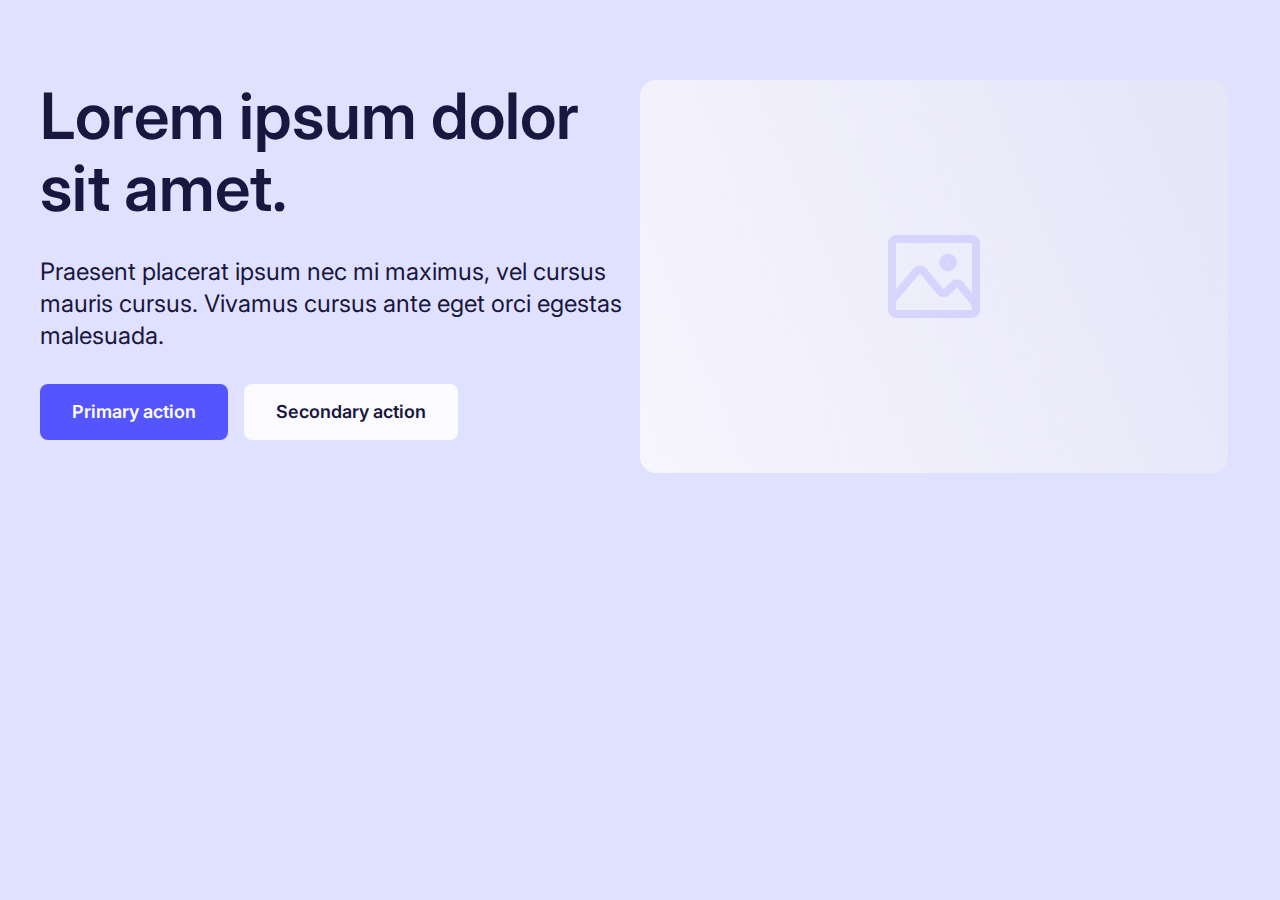
<file: figma pages/page1/index.html>
<!DOCTYPE html>
<html lang="en">
  <head>
    <meta charset="UTF-8" />
    <meta http-equiv="X-UA-Compatible" content="IE=edge" />
    <meta name="viewport" content="width=device-width, initial-scale=1.0" />
    <title>heroes</title>
    <link rel="stylesheet" href="../reset.css" media="screen" />
    <link rel="stylesheet" href="style.css" />
  </head>
  <body>
    <section class="content">
      <div class="container">
        <div class="content__inner">
          <div class="content__entry">
            <h1 class="title">Lorem ipsum dolor sit amet.</h1>

            <div class="text">
              <p>
                Praesent placerat ipsum nec mi maximus, vel cursus mauris
                cursus. Vivamus cursus ante eget orci egestas malesuada.
              </p>
            </div>
            <div class="buttons">
              <ul class="list-buttons">
                <li>
                  <a href="#" class="btn btn-primary">Primary action</a>
                </li>
                <li>
                  <a href="#" class="btn btn-secondary">Secondary action</a>
                </li>
              </ul>
            </div>
          </div>

          <div class="media">
            <img src="./image-1.svg" alt="media-image" />
          </div>
        </div>
      </div>
    </section>
  </body>
</html>
</file>
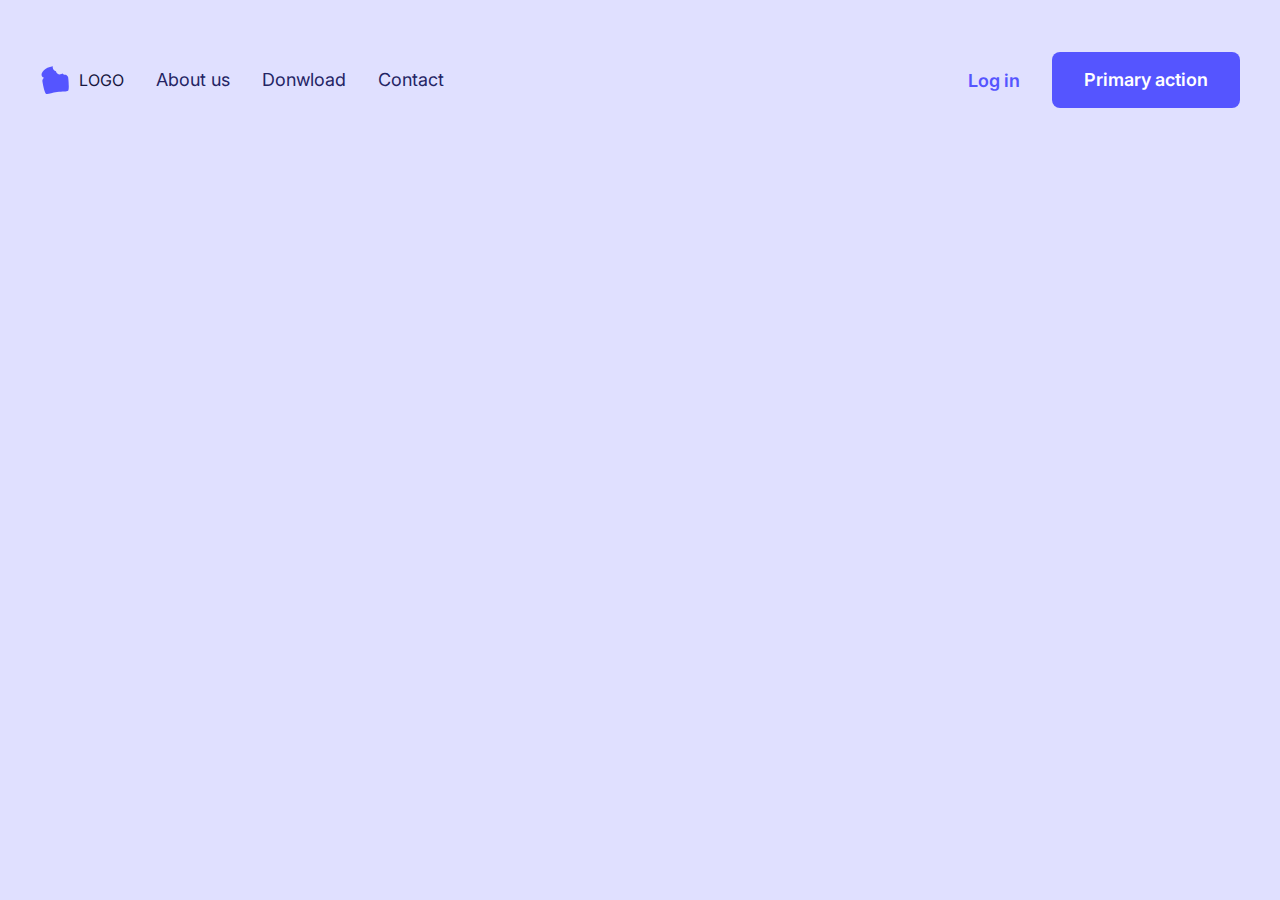
<file: figma pages/page13/index.html>
<!DOCTYPE html>
<html lang="en">
  <head>
    <meta charset="UTF-8" />
    <meta http-equiv="X-UA-Compatible" content="IE=edge" />
    <meta name="viewport" content="width=device-width, initial-scale=1.0" />
    <title>heroes13</title>
    <link rel="stylesheet" href="style.css" />
    <link rel="stylesheet" href="../reset.css" />
  </head>
  <body>
    <header class="header">
      <div class="container">
        <div class="header-nav__main">
          <div class="header__logo">
            <img src="./logo.svg" alt="company-logo" class="company-logo" />
            <p class="header__logo-title">LOGO</p>
          </div>
          <nav class="nav-main">
            <ul class="nav-main__list">
              <li class="nav-main__list-item">
                <a href="#" class="nav-main__list-btn">About us</a>
              </li>
              <li class="nav-main__list-item">
                <a href="#" class="nav-main__list-btn">Donwload</a>
              </li>
              <li class="nav-main__list-item">
                <a href="#" class="nav-main__list-btn">Contact</a>
              </li>
            </ul>
          </nav>
          <nav class="nav-secondary">
            <ul class="nav-secondary__list">
              <li class="nav-secondary__list-item">
                <a href="" class="btn btn-secondary">Log in</a>
              </li>
              <li class="nav-secondary__list-item">
                <a href="" class="btn btn-primary">Primary action</a>
              </li>
            </ul>
          </nav>
          <img src="./Menu/burger.svg" alt="" class="brg-menu" />
        </div>
      </div>
    </header>
  </body>
</html>
</file>
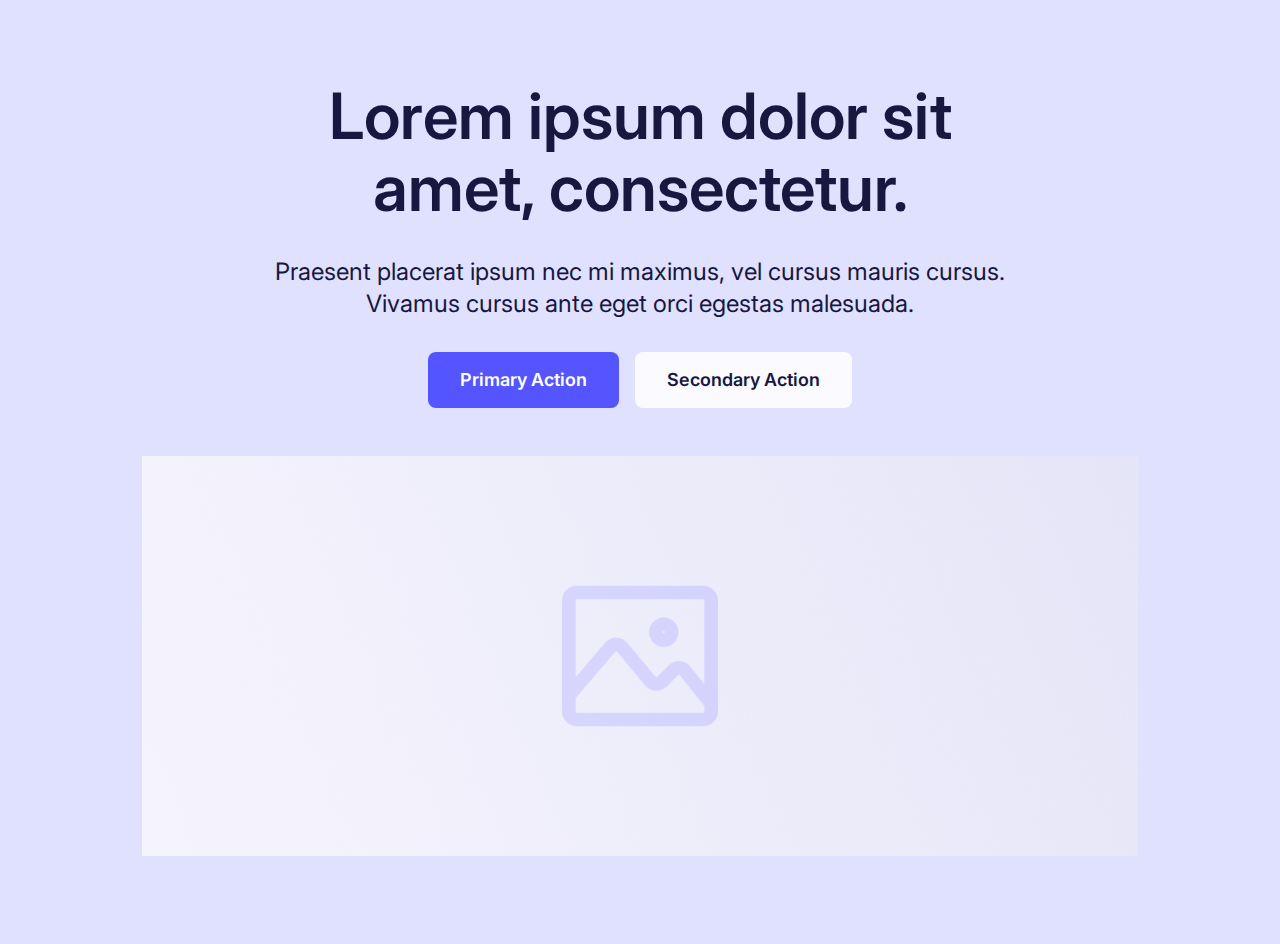
<file: figma pages/page2/index.html>
<!DOCTYPE html>
<html lang="en">
  <head>
    <meta charset="UTF-8" />
    <meta http-equiv="X-UA-Compatible" content="IE=edge" />
    <meta name="viewport" content="width=device-width, initial-scale=1.0" />
    <title>heroes2</title>
    <link rel="stylesheet" href="style.css" />
    <link rel="stylesheet" href="../reset.css" />
  </head>
  <body>
    <section class="content">
      <div class="container">
        <div class="content__inner">
          <div class="content__entry">
            <h1 class="title">Lorem ipsum dolor sit amet, consectetur.</h1>

            <div class="text">
              <p>
                Praesent placerat ipsum nec mi maximus, vel cursus mauris
                cursus. Vivamus cursus ante eget orci egestas malesuada.
              </p>
            </div>

            <div class="buttons">
              <ul class="list-buttons">
                <li>
                  <a href="#" class="btn btn-primary">Primary Action</a>
                </li>
                <li>
                  <a href="#" class="btn btn-secondary">Secondary Action</a>
                </li>
              </ul>
            </div>
          </div>
          <div class="media">
            <img src="./image-2.svg" alt="media-image" />
          </div>
        </div>
      </div>
    </section>
  </body>
</html>
</file>
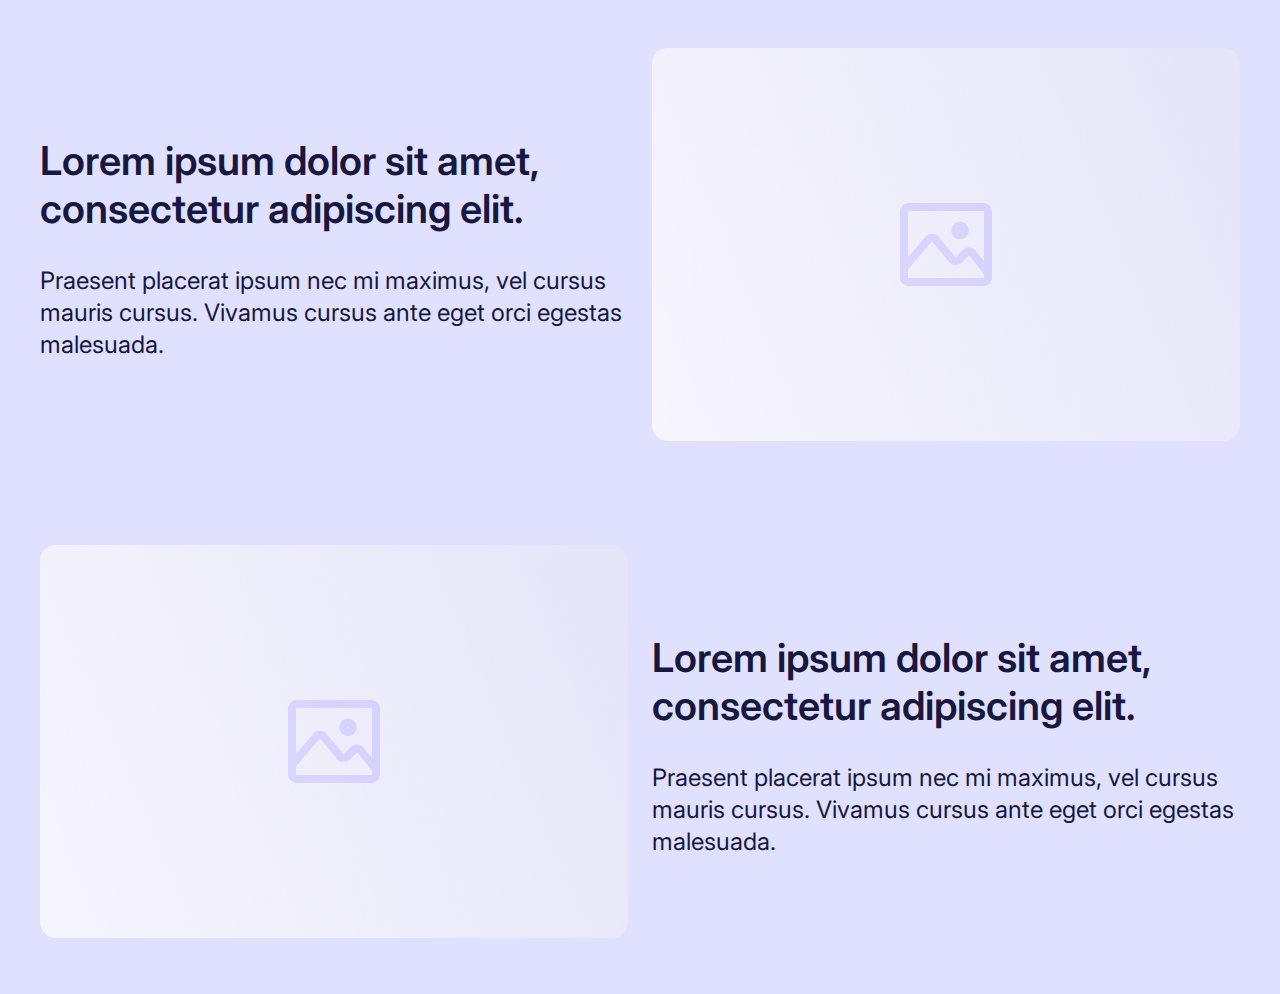
<file: figma pages/page3/index.html>
<!DOCTYPE html>
<html lang="en">
  <head>
    <meta charset="UTF-8" />
    <meta http-equiv="X-UA-Compatible" content="IE=edge" />
    <meta name="viewport" content="width=device-width, initial-scale=1.0" />
    <title>heroes3</title>
    <link rel="stylesheet" href="style.css" />
    <link rel="stylesheet" href="../reset.css" />
  </head>
  <body>
    <section class="content">
      <div class="container">
        <div class="content__inner">
          <div class="content__entry">
            <h1 class="content__title">
              Lorem ipsum dolor sit amet, consectetur adipiscing elit.
            </h1>

            <div class="content__paragraph">
              <p>
                Praesent placerat ipsum nec mi maximus, vel cursus mauris
                cursus. Vivamus cursus ante eget orci egestas malesuada.
              </p>
            </div>
          </div>
          <div class="content__media">
            <img src="./image-3.svg" alt="media-image" />
          </div>
        </div>
      </div>
    </section>

    <section class="content">
      <div class="container">
        <div class="content__inner content__inner--secondary">
          <div class="content__entry">
            <h1 class="content__title">
              Lorem ipsum dolor sit amet, consectetur adipiscing elit.
            </h1>

            <div class="content__paragraph">
              <p>
                Praesent placerat ipsum nec mi maximus, vel cursus mauris
                cursus. Vivamus cursus ante eget orci egestas malesuada.
              </p>
            </div>
          </div>
          <div class="content__media">
            <img src="./image-3.svg" alt="media-image" />
          </div>
        </div>
      </div>
    </section>
  </body>
</html>
</file>
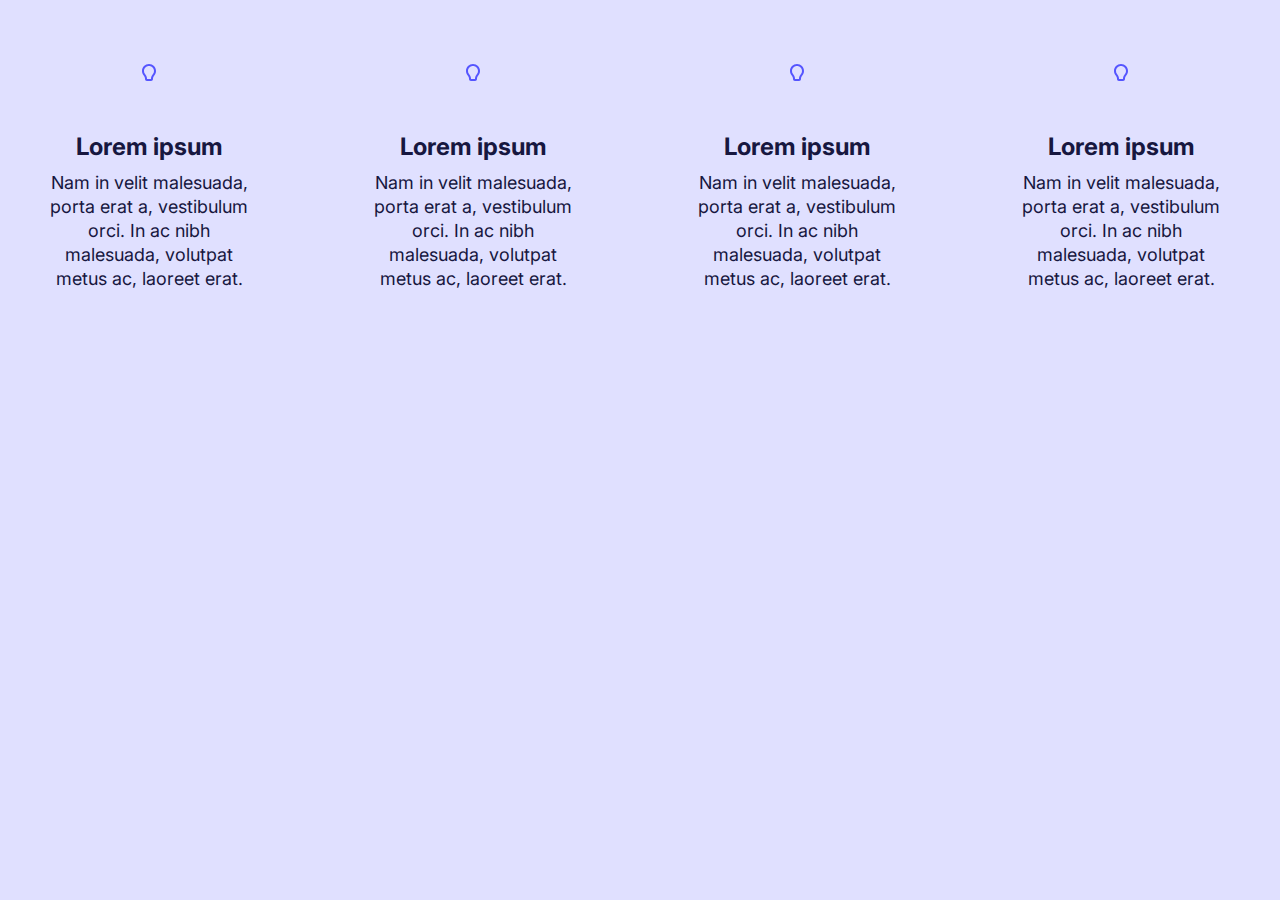
<file: figma pages/page4/index.html>
<!DOCTYPE html>
<html lang="en">
  <head>
    <meta charset="UTF-8" />
    <meta http-equiv="X-UA-Compatible" content="IE=edge" />
    <meta name="viewport" content="width=device-width, initial-scale=1.0" />
    <title>heroes4</title>
    <link rel="stylesheet" href="style.css" />
    <link rel="stylesheet" href="../reset.css" />
  </head>
  <body>
    <section class="content">
      <div class="container">
        <div class="content-inner__item">
          <div class="content-inner__item-media">
            <img src="./image-4.svg" alt="image" />
          </div>
          <div class="content-inner__item-entry">
            <h4>Lorem ipsum</h4>
            <p>
              Nam in velit malesuada, porta erat a, vestibulum orci. In ac nibh
              malesuada, volutpat metus ac, laoreet erat.
            </p>
          </div>
        </div>

        <div class="content-inner__item">
          <div class="content-inner__item-media">
            <img src="./image-4.svg" alt="image" />
          </div>
          <div class="content-inner__item-entry">
            <h4>Lorem ipsum</h4>
            <p>
              Nam in velit malesuada, porta erat a, vestibulum orci. In ac nibh
              malesuada, volutpat metus ac, laoreet erat.
            </p>
          </div>
        </div>

        <div class="content-inner__item">
          <div class="content-inner__item-media">
            <img src="./image-4.svg" alt="image" />
          </div>
          <div class="content-inner__item-entry">
            <h4>Lorem ipsum</h4>
            <p>
              Nam in velit malesuada, porta erat a, vestibulum orci. In ac nibh
              malesuada, volutpat metus ac, laoreet erat.
            </p>
          </div>
        </div>

        <div class="content-inner__item">
          <div class="content-inner__item-media">
            <img src="./image-4.svg" alt="image" />
          </div>
          <div class="content-inner__item-entry">
            <h4>Lorem ipsum</h4>
            <p>
              Nam in velit malesuada, porta erat a, vestibulum orci. In ac nibh
              malesuada, volutpat metus ac, laoreet erat.
            </p>
          </div>
        </div>
      </div>
    </section>
  </body>
</html>
</file>
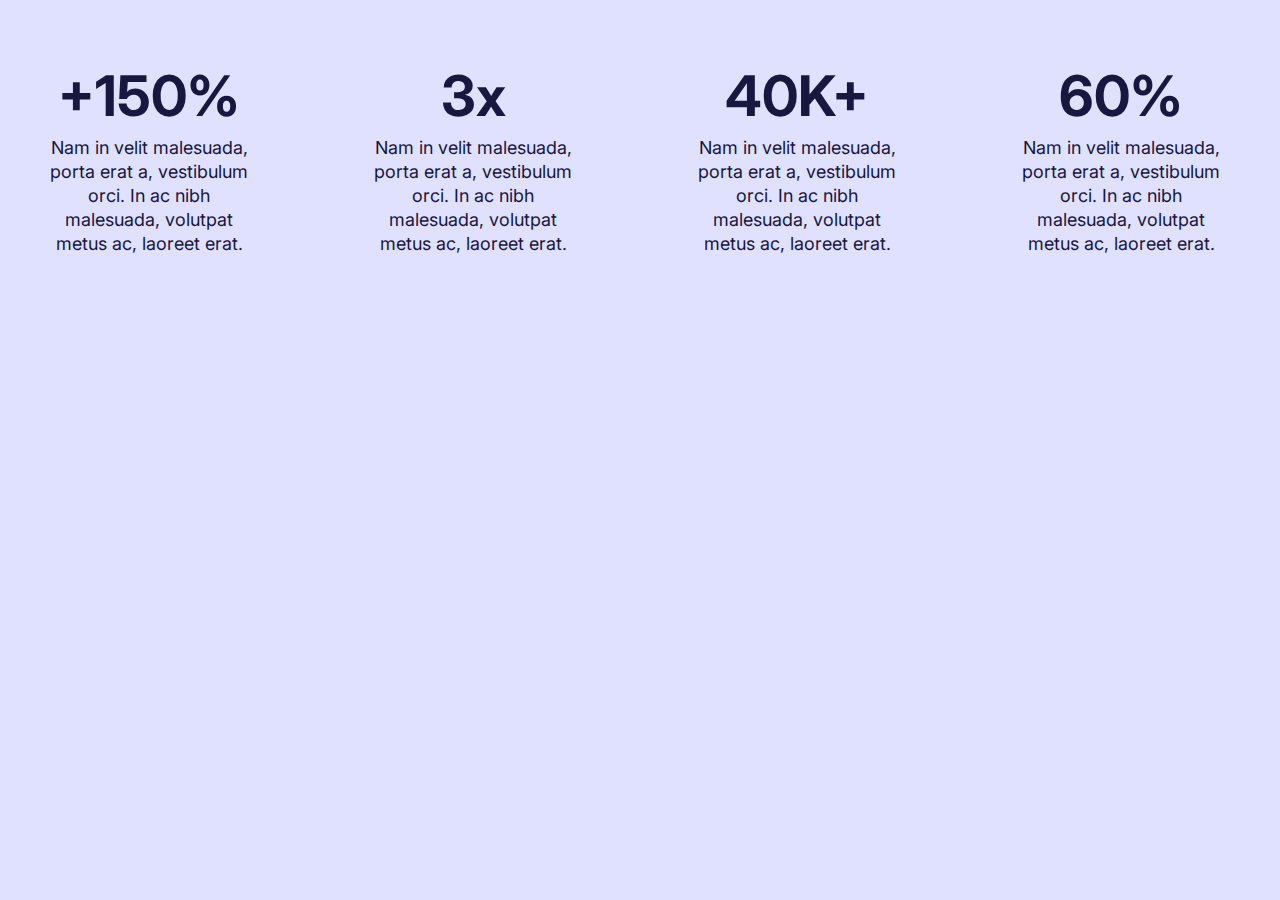
<file: figma pages/page5/index.html>
<!DOCTYPE html>
<html lang="en">
  <head>
    <meta charset="UTF-8" />
    <meta http-equiv="X-UA-Compatible" content="IE=edge" />
    <meta name="viewport" content="width=device-width, initial-scale=1.0" />
    <title>Document</title>
    <link rel="stylesheet" href="style.css" />
    <link rel="stylesheet" href="../reset.css" />
  </head>
  <body>
    <section class="content">
      <div class="container">
        <div class="content-inner__item">
          <div class="content-inner__item-entry">
            <h3>+150%</h3>
            <p>
              Nam in velit malesuada, porta erat a, vestibulum orci. In ac nibh
              malesuada, volutpat metus ac, laoreet erat.
            </p>
          </div>
        </div>

        <div class="content-inner__item">
          <div class="content-inner__item-entry">
            <h3>3x</h3>
            <p>
              Nam in velit malesuada, porta erat a, vestibulum orci. In ac nibh
              malesuada, volutpat metus ac, laoreet erat.
            </p>
          </div>
        </div>

        <div class="content-inner__item">
          <div class="content-inner__item-entry">
            <h3>40K+</h3>
            <p>
              Nam in velit malesuada, porta erat a, vestibulum orci. In ac nibh
              malesuada, volutpat metus ac, laoreet erat.
            </p>
          </div>
        </div>

        <div class="content-inner__item">
          <div class="content-inner__item-entry">
            <h3>60%</h3>
            <p>
              Nam in velit malesuada, porta erat a, vestibulum orci. In ac nibh
              malesuada, volutpat metus ac, laoreet erat.
            </p>
          </div>
        </div>
      </div>
    </section>
  </body>
</html>
</file>
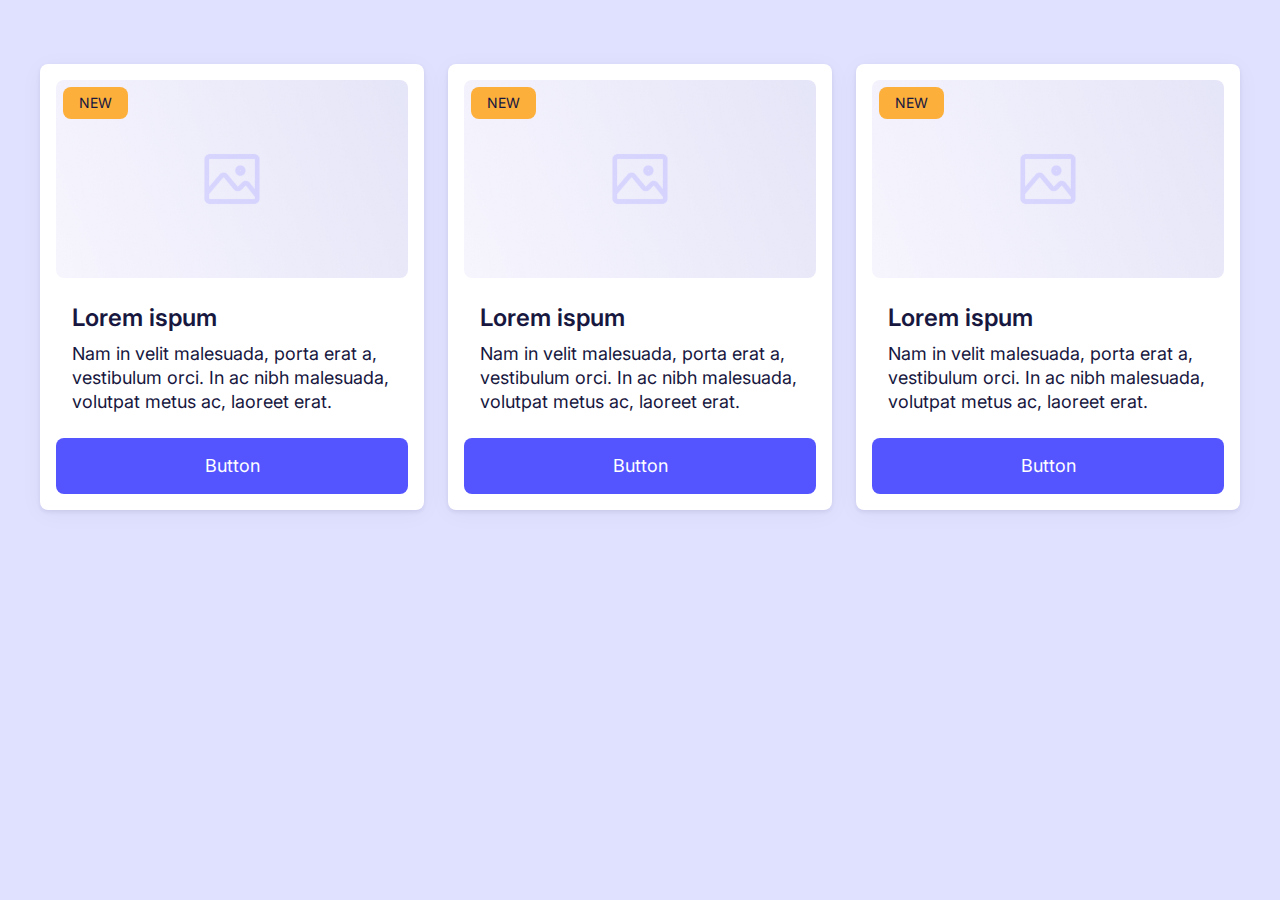
<file: figma pages/page6/index.html>
<!DOCTYPE html>
<html lang="en">
  <head>
    <meta charset="UTF-8" />
    <meta http-equiv="X-UA-Compatible" content="IE=edge" />
    <meta name="viewport" content="width=device-width, initial-scale=1.0" />
    <title>heroes6</title>
    <link rel="stylesheet" href="style.css" />
    <link rel="stylesheet" href="../reset.css" />
  </head>
  <body>
    <section class="section-cards">
      <div class="container">
        <div class="cards">
          <div class="card">
            <div class="card__media">
              <img src="./image 6.svg" alt="media-image" />
              <div class="card__media-new">NEW</div>
            </div>

            <div class="card__body">
              <h4 class="card__title">Lorem ispum</h4>

              <div class="card__info">
                <p>
                  Nam in velit malesuada, porta erat a, vestibulum orci. In ac
                  nibh malesuada, volutpat metus ac, laoreet erat.
                </p>
              </div>

              <div class="card__buttons">
                <ul class="card__buttons-list">
                  <li>
                    <a href="#" class="btn btn-primary">Button</a>
                  </li>
                </ul>
              </div>
            </div>
          </div>

          <div class="card">
            <div class="card__media">
              <img src="./image 6.svg" alt="media-image" />
              <div class="card__media-new">NEW</div>
            </div>

            <div class="card__body">
              <h4 class="card__title">Lorem ispum</h4>

              <div class="card__info">
                <p>
                  Nam in velit malesuada, porta erat a, vestibulum orci. In ac
                  nibh malesuada, volutpat metus ac, laoreet erat.
                </p>
              </div>

              <div class="card__buttons">
                <ul class="card__buttons-list">
                  <li>
                    <a href="#" class="btn btn-primary">Button</a>
                  </li>
                </ul>
              </div>
            </div>
          </div>

          <div class="card">
            <div class="card__media">
              <img src="./image 6.svg" alt="media-image" />
              <div class="card__media-new">NEW</div>
            </div>

            <div class="card__body">
              <h4 class="card__title">Lorem ispum</h4>

              <div class="card__info">
                <p>
                  Nam in velit malesuada, porta erat a, vestibulum orci. In ac
                  nibh malesuada, volutpat metus ac, laoreet erat.
                </p>
              </div>

              <div class="card__buttons">
                <ul class="card__buttons-list">
                  <li>
                    <a href="#" class="btn btn-primary">Button</a>
                  </li>
                </ul>
              </div>
            </div>
          </div>
        </div>
      </div>
    </section>
  </body>
</html>
</file>
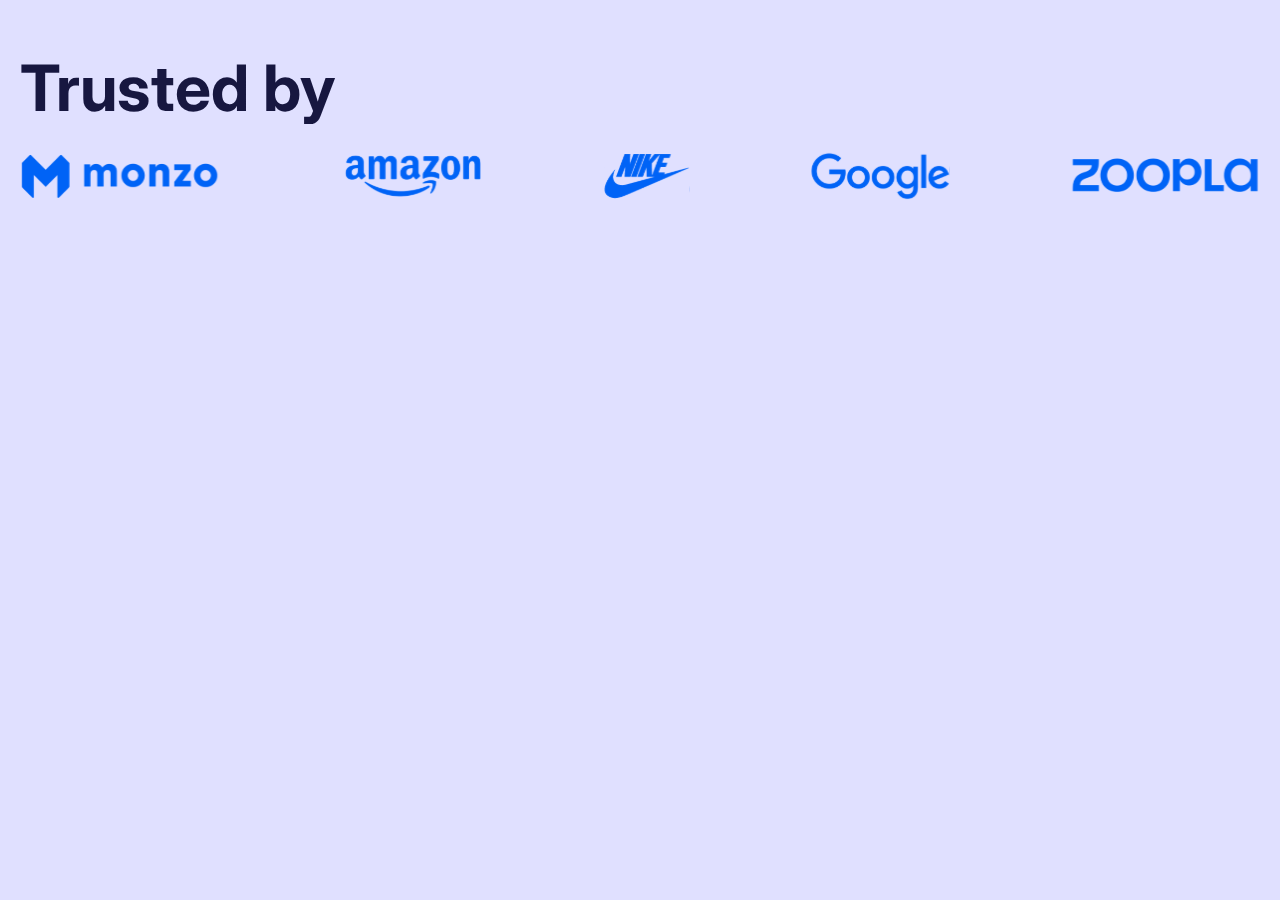
<file: figma pages/page7/index.html>
<!DOCTYPE html>
<html lang="en">
  <head>
    <meta charset="UTF-8" />
    <meta http-equiv="X-UA-Compatible" content="IE=edge" />
    <meta name="viewport" content="width=device-width, initial-scale=1.0" />
    <title>heroes7</title>
    <link rel="stylesheet" href="style.css" />
    <link rel="stylesheet" href="../reset.css" />
  </head>
  <body>
    <section class="content">
      <div class="container">
        <div class="content__inner">
          <div class="content__head">
            <h1>Trusted by</h1>
          </div>

          <div class="content__logos">
            <div class="content__logo">
              <img src="./logos/Monzo.svg" alt="" />
            </div>

            <div class="content__logo">
              <img src="./logos/Amazon.svg" alt="" />
            </div>

            <div class="content__logo">
              <img src="./logos/Nike.svg" alt="" />
            </div>

            <div class="content__logo">
              <img src="./logos/Google.svg" alt="" />
            </div>

            <div class="content__logo">
              <img src="./logos/Zoopla.svg" alt="" />
            </div>
          </div>
        </div>
      </div>
    </section>
  </body>
</html>
</file>
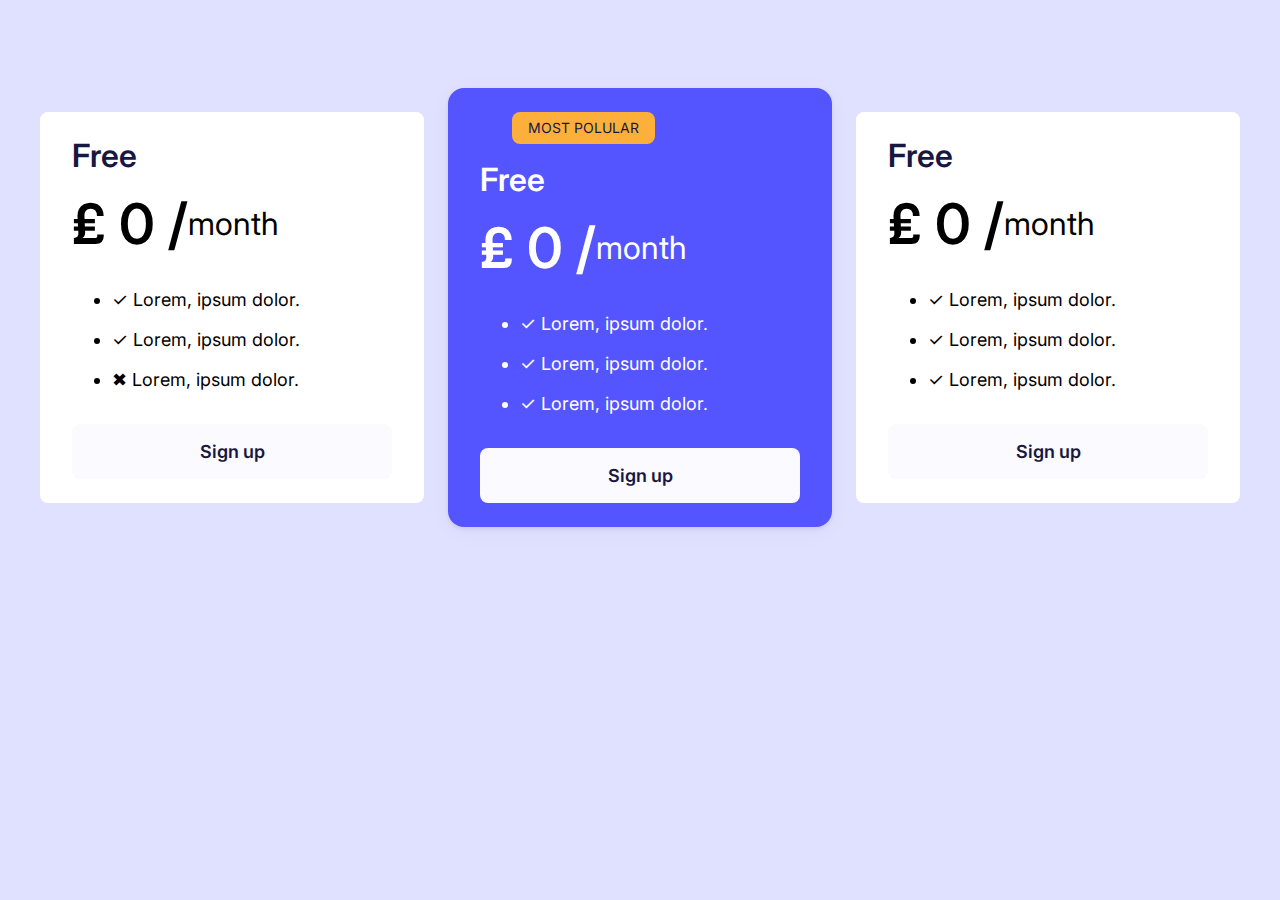
<file: figma pages/page8/index.html>
<!DOCTYPE html>
<html lang="en">
  <head>
    <meta charset="UTF-8" />
    <meta http-equiv="X-UA-Compatible" content="IE=edge" />
    <meta name="viewport" content="width=device-width, initial-scale=1.0" />
    <title>heroes8</title>
    <link rel="stylesheet" href="style.css" />
    <link rel="stylesheet" href="../reset.css" />
  </head>
  <body>
    <section class="content">
      <div class="container">
        <div class="content__inner">

          <div class="content__entry">
            <h2 class="content__title">Free</h2>

            <div class="content__suscription">
              <div class="content__suscription-price">&#8356 0 /</div>
              <div class="content__suscription-duration">month</div>
            </div>

            <div class="terms">
              <ul class="terms__list">
                <li class=" terms__list-item">&check; Lorem, ipsum dolor.</li>
                <li class=" terms__list-item">&check; Lorem, ipsum dolor.</li>
                <li class=" terms__list-item">&#x2716; Lorem, ipsum dolor.</li>
              </ul>
            </div>

            <div class="content__buttons">
                <ul class="button">
                    <li>
                        <a href="#" class="btn">Sign up</a>
                    </li>
                </ul>
            </div>
          </div>

          <div class="content__entry   content__entry-active">
          <p class="content__ad">MOST POLULAR</p>
            <h2 class="content__title content__title-actice">Free</h2>

            <div class="content__suscription">
              <div class="content__suscription-price">&#8356 0 /</div>
              <div class="content__suscription-duration">month</div>
            </div>

            <div class="terms">
              <ul class="terms__list">
                <li class=" terms__list-item">&check; Lorem, ipsum dolor.</li>
                <li class=" terms__list-item">&check; Lorem, ipsum dolor.</li>
                <li class=" terms__list-item">&check; Lorem, ipsum dolor.</li>
              </ul>
            </div>

            <div class="content__buttons">
                <ul class="button">
                    <li>
                        <a href="#" class="btn">Sign up</a>
                    </li>
                </ul>
            </div>
          </div>

          <div class="content__entry">
            <h2 class="content__title">Free</h2>

            <div class="content__suscription">
              <div class="content__suscription-price">&#8356 0 /</div>
              <div class="content__suscription-duration">month</div>
            </div>

            <div class="terms">
              <ul class="terms__list">
                <li class=" terms__list-item">&check; Lorem, ipsum dolor.</li>
                <li class=" terms__list-item">&check; Lorem, ipsum dolor.</li>
                <li class=" terms__list-item">&check; Lorem, ipsum dolor.</li>
              </ul>
            </div>

            <div class="content__buttons">
                <ul class="button">
                    <li>
                        <a href="#" class="btn">Sign up</a>
                    </li>
                </ul>
            </div>
          </div>

        </div>
      </div>
    </section>
  </body>
</html>
</file>
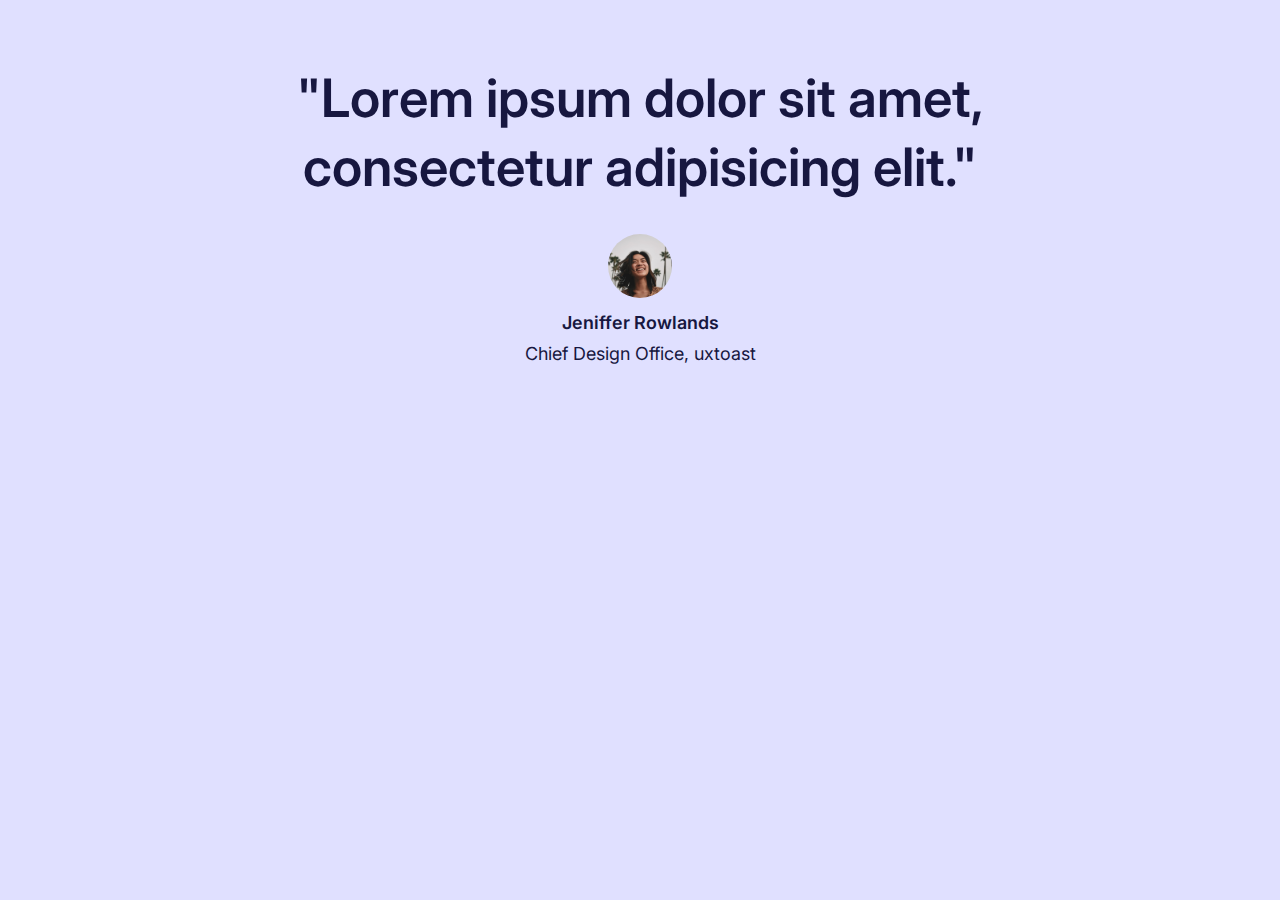
<file: figma pages/page9/index.html>
<!DOCTYPE html>
<html lang="en">
  <head>
    <meta charset="UTF-8" />
    <meta http-equiv="X-UA-Compatible" content="IE=edge" />
    <meta name="viewport" content="width=device-width, initial-scale=1.0" />
    <title>heroes9</title>
    <link rel="stylesheet" href="style.css" />
    <link rel="stylesheet" href="../reset.css" />
  </head>
  <body>
    <section class="section">
      <div class="container">
        <div class="testimonials">
          <blockquote class="testimonial__quote">"Lorem ipsum dolor sit amet, consectetur adipisicing elit."</blockquote>
         
          </blockquote>
          <div class="testimonial__author">
            <div class="testimonial__author-image">
              <img src="./Ellipse 2.svg" alt="person-image" />
            </div>
            <p class="testimonial__author-name">Jeniffer Rowlands</p>
            <p class="testimonial__author-description">
              Chief Design Office, uxtoast
            </p>
          </div>
        </div>
      </div>
    </section>
  </body>
</html>
</file>
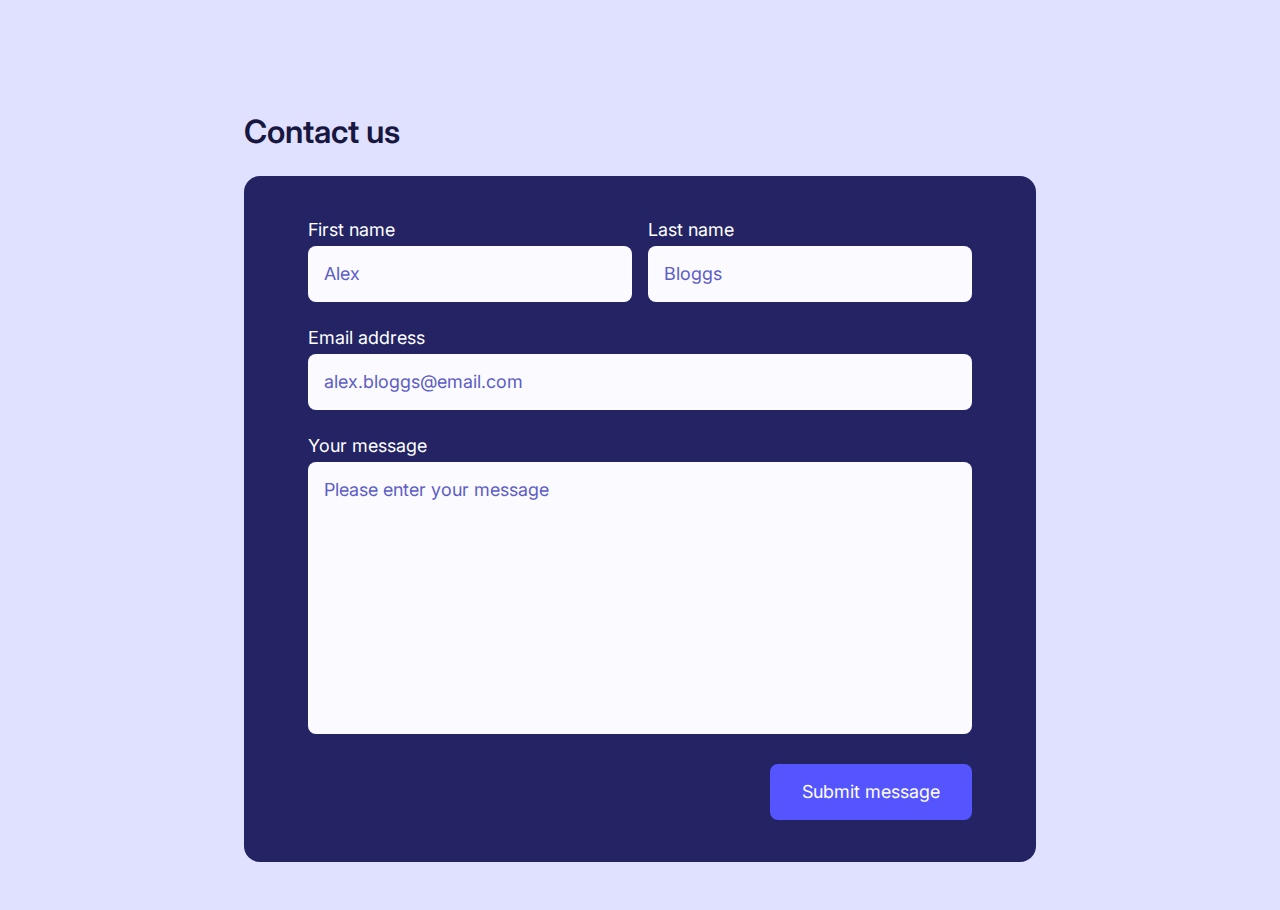
<file: figma pages/page11/intdex.html>
<!DOCTYPE html>
<html lang="en">
  <head>
    <meta charset="UTF-8" />
    <meta http-equiv="X-UA-Compatible" content="IE=edge" />
    <meta name="viewport" content="width=device-width, initial-scale=1.0" />
    <title>heroes11</title>
    <link rel="stylesheet" href="style.css" />
    <link rel="stylesheet" href="../reset.css" />
  </head>
  <body>
    <div class="page-wrapper">
      <div class="container">
        <div class="form-wrapper">
          <h4 class="form-title">Contact us</h4>

          <form action="" class="form">
            <div class="form__row">
              <div class="form__controls">
                <label for="fname" class="form__label">First name</label>
                <input
                  type="text"
                  id="fname"
                  class="form__field"
                  placeholder="Alex"
                />
              </div>
              <div class="form__controls">
                <label for="lname" class="form__label">Last name</label>
                <input
                  type="text"
                  id="lname"
                  class="form__field"
                  placeholder="Bloggs"
                />
              </div>
            </div>

            <div class="form__row">
              <div class="form__controls">
                <label for="email" class="form__label">Email address</label>
                <input
                  type="email"
                  placeholder="alex.bloggs@email.com"
                  class="form__field"
                  id="email"
                />
              </div>
            </div>

            <div class="form__row">
              <div class="form__controls">
                <label for="text" class="form__label">Your message</label>
                <textarea
                  type="text"
                  cols="30"
                  rows="10"
                  placeholder="Please enter your message"
                  id="text"
                  class="form__field"
                ></textarea>
              </div>
            </div>

            <div class="form__row form__row--button">
              <div class="form__controls">
                <button type="submit" class="button">Submit message</button>
              </div>
            </div>
          </form>
        </div>
      </div>
    </div>
  </body>
</html>
</file>
<file: figma pages/page1/style.css>
@import url("https://fonts.googleapis.com/css2?family=Inter:wght@400;600&family=Montserrat:wght@400;500&family=Poppins:wght@600&display=swap");

body {
  background: #e0e0ff;
  font-family: "Inter", sans-serif;
  font-size: 24px;
  line-height: calc(32 / 24);
}

.container {
  max-width: 1240px;
  padding: 0 20px;
  margin: 0 auto;
}

.content {
  padding-top: 80px;
  padding-bottom: 80px;
}

.content__inner {
  display: flex;
  margin-left: -12px;
  margin-right: -12px;
}

.content__entry,
.content__media {
  flex: 0 0 50%;
  padding-left: 12px;
  padding-right: 12px;
}

.title {
  font-size: 64px;
  font-weight: 600;
  line-height: calc(72 / 64);
  color: #171740;
  margin-bottom: 32px;
}

.text {
  color: #242464;
  margin-bottom: 32px;
}

.btn {
  display: block;
  border-radius: 8px;
  font-weight: 600;
  font-size: 18px;
  line-height: calc(24 / 18);
  padding: 16px 32px;
  text-decoration: none;
  text-align: center;
}

.btn-primary {
  background-color: #5555ff;
  color: #ffffff;
}

.btn-secondary {
  background-color: #fafaff;
  color: #171740;
}

.list-buttons {
  display: flex;
  align-items: center;
  flex-wrap: wrap;
  list-style: none;
  padding: 0;
  margin: 0 -8px;
}

.list-buttons li {
  padding: 0 8px 16px;
}

@media (max-width: 932px) {
  .content {
    padding-top: 32px;
    padding-bottom: 32px;
  }

  .content__inner {
    display: block;
  }

  .content__entry {
    margin-bottom: 8px;
  }

  .title {
    font-size: 40px;
    line-height: calc(48 / 40);
    margin-bottom: 24px;
  }

  .text {
    font-size: 18px;
    line-height: calc(24 / 18);
  }

  .media img {
    width: 100%;
  }

  .list-buttons {
    display: block;
  }
}
</file>
<file: figma pages/page13/style.css>
header {
  padding-top: 52px;
}

.container {
  margin: 0 auto;
  padding: 0 20px;
  max-width: 1240px;
}

.header-nav__main {
  padding-bottom: 40px;
}

li,
a {
  list-style: none;
  text-decoration: none;
}

ul {
  padding: 0;
}

.header-nav__main,
.header__logo,
.nav-main__list,
.nav-secondary__list,
.header-nav__sub {
  display: flex;
  align-items: center;
}

.company-logo {
  padding-right: 8px;
}

.header-logo__title {
  font-weight: 600;
  font-size: 32px;
  line-height: calc(32 / 32);
  letter-spacing: 0.02em;
  color: #171740;
  padding-right: 32px;
}

.nav-main {
  margin-right: auto;
}
.nav-main__list-btn {
  font-size: 18px;
  line-height: calc(24 / 18);
  text-align: right;
  color: #242464;
}

.nav-main__list-item {
  margin-left: 32px;
}

.btn {
  font-weight: 600;
  font-size: 18px;
  display: inline-block;
}
.btn-secondary {
  line-height: calc(23 / 18);
  color: #5555ff;
}

.btn-primary {
  line-height: calc(24 / 18);
  color: #ffffff;
  background: #5555ff;
  padding: 16px 32px;
  border-radius: 8px;
  margin-left: 32px;
}

.brg-menu {
  display: none;
}

@media (max-width: 767px) {
  .nav-main,
  .nav-secondary {
    display: none;
  }

  .brg-menu {
    display: block;
    margin-left: auto;
  }
}
</file>
<file: figma pages/page2/style.css>
@import url("https://fonts.googleapis.com/css2?family=Inter:wght@400;600&family=Montserrat:wght@400;500&family=Poppins:wght@600&display=swap");

body {
  background: #e0e0ff;
  font-family: "Inter" sans-serif;
  font-size: 24px;
  line-height: calc(32 / 24);
}

.container {
  max-width: 1440px;
  padding: 0 20px;
  margin: 0 auto;
}

.content {
  padding-top: 80px;
  padding-bottom: 80px;
}

.content__inner {
  display: flex;
  flex-direction: column;
  align-items: center;
  margin-left: -12px;
  margin-right: -12px;
}

.content__entry,
.media {
  padding-left: 12px;
  padding-right: 12px;
}

.content__entry {
  max-width: 792px;
  margin-bottom: 48px;
}

.title {
  font-weight: 600;
  font-size: 64px;
  line-height: calc(72 / 64);
  color: #171740;
  padding-bottom: 32px;
  text-align: center;
}

.text {
  color: #242464;
  padding-bottom: 32px;
  text-align: center;
}

.btn {
  display: block;
  border-radius: 8px;
  padding: 16px 32px;
  font-weight: 600;
  font-size: 18px;
  line-height: calc(24 / 18);
  text-decoration: none;
  text-align: center;
}

.list-buttons {
  list-style: none;
  display: flex;
  justify-content: center;
  flex-wrap: wrap;
  padding: 0;
  margin: 0 -8px;
}

.list-buttons li {
  padding: 0 8px;
}

.btn-primary {
  background: #5555ff;
  color: #ffffff;
}

.btn-secondary {
  background: #fafaff;
  color: #171740;
}

.content__media img {
  border-radius: 16px;
}

@media (max-width: 768px) {
  .content {
    padding-top: 32px;
    padding-bottom: 32px;
  }

  .content__inner {
    display: block;
  }

  .content__entry {
    margin-bottom: 24px;
    max-width: 100%;
  }

  .title {
    font-size: 40px;
    line-height: calc(48 / 40);
    margin-bottom: 24px;
  }

  .text {
    font-size: 18px;
    line-height: calc(24 / 18);
    margin-bottom: 24px;
  }

  .media img {
    width: 100%;
  }

  .list-buttons {
    display: block;
  }

  .list-buttons li:not(:last-child) {
    margin-bottom: 16px;
  }

  .list-buttons li:last-child {
    margin-bottom: 24px;
  }
}
</file>
<file: figma pages/page3/style.css>
@import url("https://fonts.googleapis.com/css2?family=Inter:wght@400;600&family=Montserrat:wght@400;500&family=Poppins:wght@600&display=swap");

body {
  background: #e0e0ff;
  font-family: "Inter", sans-serif;
  font-size: 24px;
  line-height: calc(32 / 24);
}

.container {
  max-width: 1240px;
  padding: 0 20px;
  margin: 0 auto;
}

.content {
  padding: 48px 0;
}

.content__inner {
  display: flex;
  align-items: center;
  margin-left: -12px;
  margin-right: -12px;
}

.content__inner--secondary {
  flex-direction: row-reverse;
}

.content__title {
  font-weight: 600;
  font-size: 40px;
  line-height: calc(48 / 40);
  color: #171740;
  margin-bottom: 32px;
}

.content__paragraph {
  color: #242464;
}

.content__entry,
.content__media {
  flex: 0 0 50%;
  padding-left: 12px;
  padding-right: 12px;
}

@media (max-width: 932px) {
  .content {
    padding-top: 30px;
    padding-bottom: 30px;
  }

  .content__inner {
    display: block;
  }

  .content__entry {
    margin-bottom: 16px;
  }

  .content__title {
    font-size: 32px;
    line-height: calc(40 / 32);
    margin-bottom: 16px;
  }

  .content__paragraph {
    font-size: 18px;
    line-height: calc(24 / 18);
    margin-bottom: 16px;
  }

  .content__media img {
    width: 100%;
  }
}
</file>
<file: figma pages/page4/style.css>
body {
  font-size: 18px;
  line-height: calc(24 / 18);
  color: #242464;
  text-align: center;
}

.content {
  padding-top: 64px;
  padding-bottom: 72px;
}

.container {
  max-width: 1240px;
  padding-left: 20px;
  padding-right: 30px;
  margin: 0 auto;
  display: flex;
  align-items: center;
  justify-content: space-between;
  flex-wrap: wrap;
}

.content-inner__item {
  width: 218px;
  margin-bottom: 30px;
}

.content-inner__item-media {
  margin-bottom: 50px;
  font-size: 0;
}

h4 {
  font-size: 24px;
  line-height: calc(32 / 24);
  color: #171740;
  margin-bottom: 8px;
}

@media (max-width: 485px) {
  .container {
    padding-top: 71px;
    display: inline-block;
  }

  .content-inner__item {
    width: 279px;
    margin-bottom: 87px;
  }
}
</file>
<file: figma pages/page5/style.css>
body {
  font-size: 18px;
  line-height: calc(24 / 18);
  color: #242464;
  text-align: center;
}

.content {
  padding-top: 64px;
  padding-bottom: 72px;
}

.container {
  max-width: 1240px;
  padding-left: 20px;
  padding-right: 30px;
  margin: 0 auto;
  display: flex;
  align-items: center;
  justify-content: space-between;
  flex-wrap: wrap;
}

.content-inner__item {
  width: 218px;
  margin-bottom: 30px;
}

.content-inner__item-media {
  margin-bottom: 50px;
  font-size: 0;
}

h3 {
  font-size: 56px;
  line-height: calc(64 / 56);
  color: #171740;
  margin-bottom: 8px;
}

@media (max-width: 485px) {
  .container {
    padding-top: 71px;
    display: inline-block;
  }

  .content-inner__item {
    width: 279px;
    margin-bottom: 72px;
  }
}
</file>
<file: figma pages/page6/style.css>
@import url("https://fonts.googleapis.com/css2?family=Inter:wght@400;600&family=Montserrat:wght@400;500&family=Poppins:wght@600&display=swap");

body {
  background: #e0e0ff;
  font-family: "Inter", sans-serif;
  font-size: 18px;
  line-height: calc(24 / 18);
}

.section-cards {
  padding-top: 64px;
  padding-bottom: 64px;
}

.container {
  max-width: 1240px;
  margin: 0 auto;
  padding: 0 20px;
}

.cards {
  display: flex;
  align-items: center;
  justify-content: space-between;
  flex-wrap: wrap;
  gap: 24px;
}

.card,
.card__media img,
.card__media-new,
.btn {
  border-radius: 8px;
}

.card__media {
  padding: 16px 16px 24px 16px;
  position: relative;
  font-size: 0;
}

.card__media-new {
  background: #fcaf3b;
  padding: 7px 16px;
  color: #171740;
  position: absolute;
  font-size: 14px;
  line-height: calc(18 / 14);
  top: 23px;
  left: 23px;
}

.card {
  background: #ffffff;
  box-shadow: 0px 2px 4px rgba(9, 8, 66, 0.08),
    0px 4px 24px rgba(9, 8, 66, 0.04);
  width: 384px;
}

.card__title {
  font-weight: 600;
  font-size: 24px;
  line-height: calc(32 / 24);
  color: #171740;
  margin-bottom: 8px;
}

.card__info {
  color: #242464;
  margin-bottom: 24px;
}

.card__title,
.card__info {
  margin-left: 32px;
  margin-right: 32px;
}

.btn {
  display: block;
  background: #5555ff;
  text-decoration: none;
  color: #ffffff;
  text-align: center;
  padding: 16px;
}

.card__buttons-list {
  list-style: none;
  text-align: center;
  padding: 0;
}

.card__buttons-list li {
  padding: 0 16px 16px;
}

@media (max-width: 715px) {
  .section-cards {
    padding-top: 32px;
    padding-bottom: 32px;
  }

  .cards {
    display: block;
  }

  .card {
    margin: 0 auto;
    margin-bottom: 24px;
  }

  .card__media img {
    width: 100%;
  }

  .card__buttons-list {
    display: block;
  }
}
</file>
<file: figma pages/page7/style.css>
body {
  font-size: 32px;
  line-height: calc(40 / 32);
  font-weight: 600;
  color: #171740;
}

.container {
  max-width: 1400px;
  padding: 0 20px;
  margin: 0 auto;
}

.content {
  padding-top: 48px;
  padding-bottom: 50px;
}

.content__head {
  margin-bottom: 24px;
  font-weight: 600;
  font-size: 32px;
  line-height: calc(40 / 32);
}

.content__logos {
  display: flex;
  align-items: center;
  justify-content: space-between;
  flex-wrap: wrap;
  gap: 111px;
}

img {
  filter: invert(42%) sepia(93%) saturate(20000%) hue-rotate(206deg)
    brightness(119%) contrast(119%);
}
</file>
<file: figma pages/page8/style.css>
body {
  font-size: 18px;
}

.content {
  padding: 88px 0;
}

.container {
  margin: 0 auto;
  max-width: 1240px;
  padding: 0 20px;
}

.content__inner {
  display: flex;
  justify-content: space-between;
  align-items: center;
  flex-wrap: wrap;
  gap: 24px;
}

.content__entry {
  background: #ffffff;
  border-radius: 8px;
  padding: 0 32px;
  width: 384px;
}

.content__entry-active {
  background: #5555ff;
  box-shadow: 0px 2px 4px rgba(9, 8, 66, 0.08),
    0px 4px 24px rgba(9, 8, 66, 0.04);
  border-radius: 16px;
}

.content__entry-active * {
  color: #ffffff;
}

.content__ad {
  font-size: 14px;
  line-height: calc(18 / 14);
  padding: 7px 16px;
  background: #fcaf3b;
  border-radius: 8px;
  margin: 24px 0 16px 32px;
  display: inline-block;
  color: #171740;
}

.content__title {
  font-weight: 600;
  font-size: 32px;
  line-height: calc(40 / 32);
  padding-bottom: 16px;
  padding-top: 24px;
}

.content__title-actice {
  padding-top: 0;
}

.content__suscription {
  display: flex;
  align-items: center;
  padding-bottom: 32px;
}

.content__suscription-price {
  font-weight: 600;
  font-size: 56px;
  line-height: calc(64 / 56);
}

.content__suscription-duration {
  font-size: 32px;
  line-height: calc(40 / 32);
}

.terms {
  margin-bottom: 16px;
}

.terms__list-item {
  line-height: calc(24 / 18);
  padding-bottom: 16px;
}

.button {
  padding: 0;
}

.button li {
  list-style: none;
  padding-bottom: 24px;
}

.btn {
  background: #fafaff;
  color: #171740;
  font-weight: 600;
  font-size: 18px;
  line-height: calc(23 / 18);
  padding: 16px;
  display: block;
  border-radius: 8px;
  text-decoration: none;
  text-align: center;
}
</file>
<file: figma pages/page9/style.css>
body {
  font-size: 18px;
  line-height: calc(23 / 18);
  color: #242464;
}

.container {
  max-width: 1240px;
  margin: 0 auto;
  padding: 0 20px;
}

.section {
  padding-top: 64px;
  padding-bottom: 64px;
}

.testimonials {
  max-width: 792px;
  text-align: center;
  margin: 0 auto;
}

.testimonial__quote {
  font-size: 53px;
  line-height: calc(69 / 53);
  color: #171740;
  font-weight: 600;
  margin-bottom: 32px;
}

.testimonial__author-image,
.testimonial__author-name {
  margin-bottom: 8px;
}

.testimonial__author-name {
  font-weight: 600;
}

@media (max-width: 767px) {
  .section {
    padding-top: 32px;
    padding-bottom: 32px;
  }
  .testimonial__quote {
    font-size: 40px;
    line-height: calc(52 / 40);
  }
}
</file>
<file: figma pages/page11/style.css>
body {
  font-size: 18px;
  line-height: calc(24 / 18);
  color: #ffffff;
}

.page-wrapper {
  padding-top: 112px;
  padding-bottom: 48px;
}

.container {
  margin: 0 auto;
  padding-left: 20px;
  padding-right: 20px;
  max-width: 1240px;
}

.form-wrapper {
  width: 792px;
  margin: 0 auto;
}

.form-title {
  font-weight: 600;
  font-size: 32px;
  line-height: calc(40 / 32);
  color: #171740;
  margin-bottom: 24px;
}

.form {
  padding: 42px 64px;
  background: #242464;
  border-radius: 16px;
  position: relative;
}

.form__row {
  display: flex;
  align-items: center;
  flex-wrap: wrap;
  margin-left: -8px;
  margin-right: -8px;
}

.form__row:not(:last-child) {
  margin-bottom: 24px;
}

.form__controls {
  flex: 1 1 50%;
  padding-left: 8px;
  padding-right: 8px;
}

.form__label {
  margin-bottom: 4px;
  cursor: pointer;
  display: block;
}

.form__field {
  padding: 16px;
  background: #fafaff;
  border-radius: 8px;
  border: none;
  width: 100%;
}

.form__field::placeholder {
  color: #5d5dc5;
}

.form__field:focus {
  outline: 3px solid rgb(0, 102, 255);
}

textarea {
  resize: none;
}

.form__row--button {
  text-align: right;
}

.button {
  background: #5555ff;
  border-radius: 8px;
  border: none;
  color: #ffffff;
  padding: 16px 32px;
  cursor: pointer;
}

@media (max-width: 850px) {
  .page-wrapper {
    padding-top: 96px;
    padding-bottom: 32px;
  }

  .button {
    display: block;
    width: 100%;
  }
}
</file>
